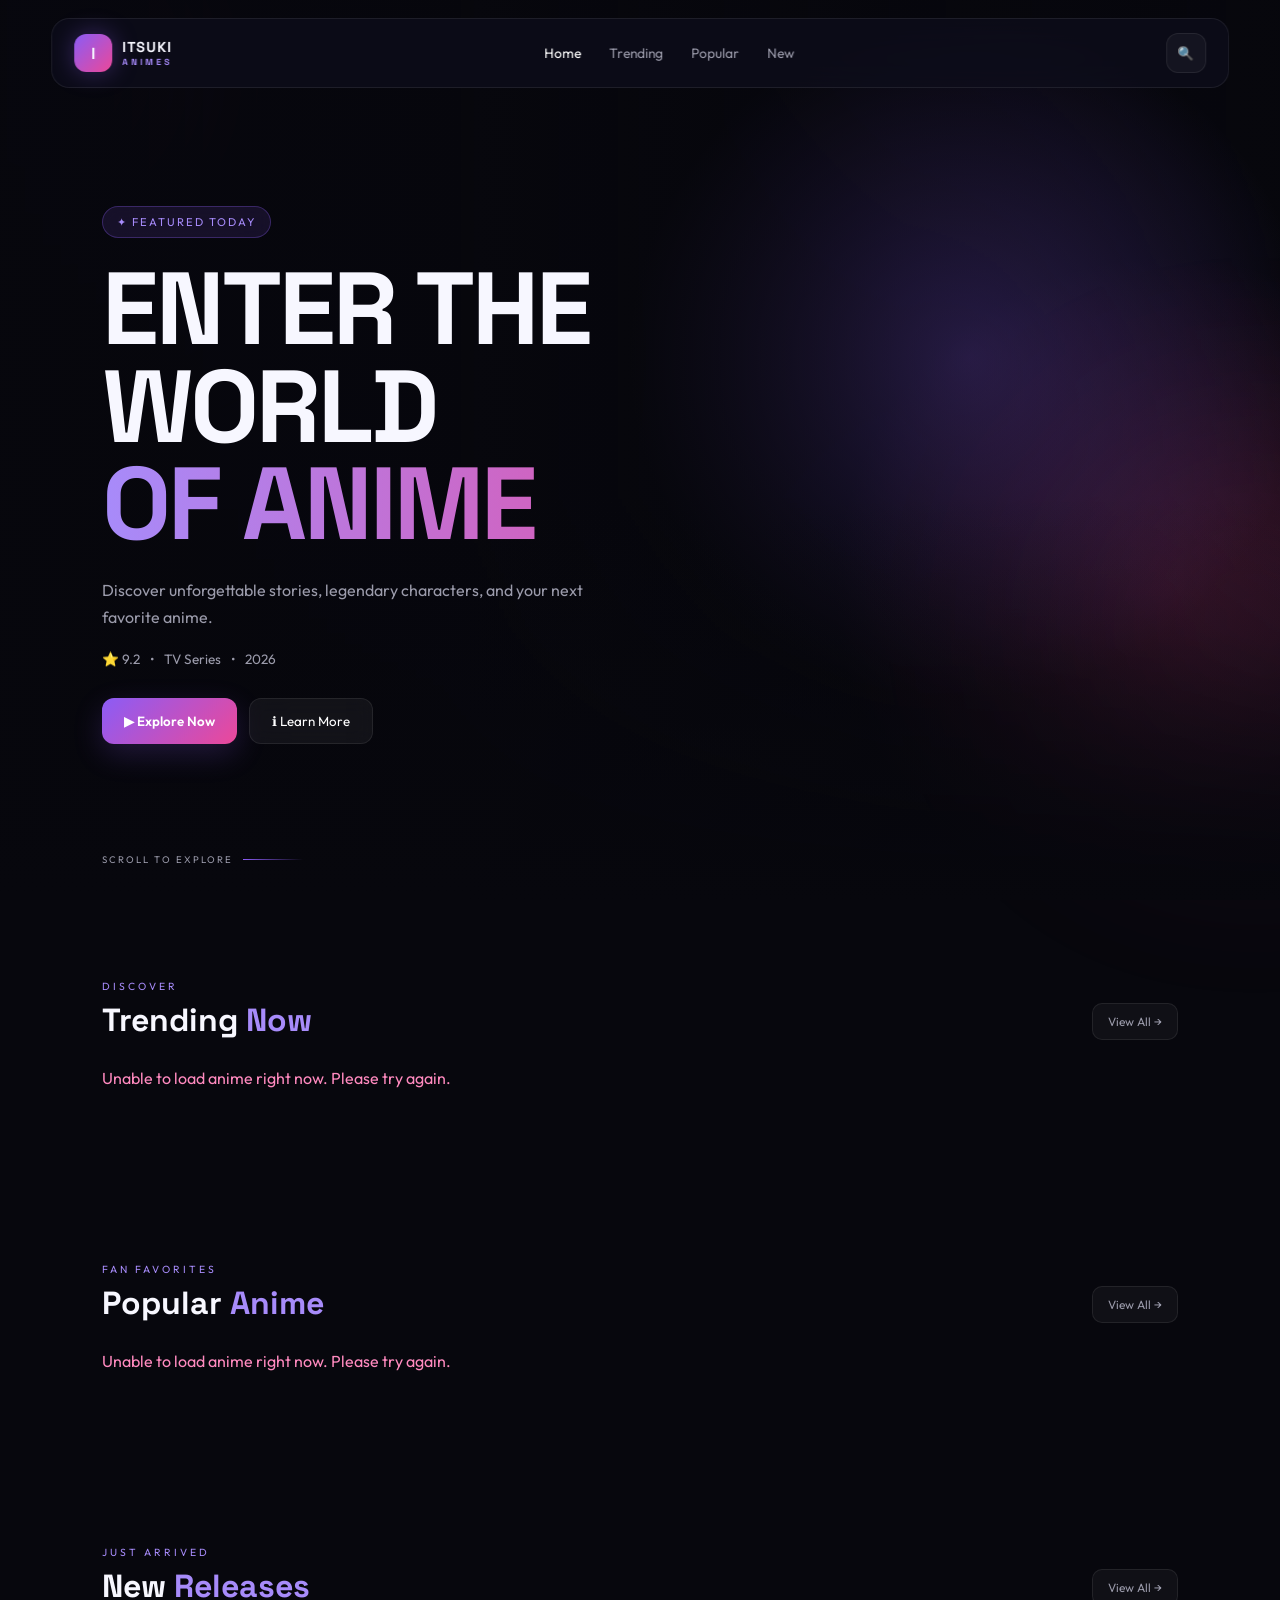
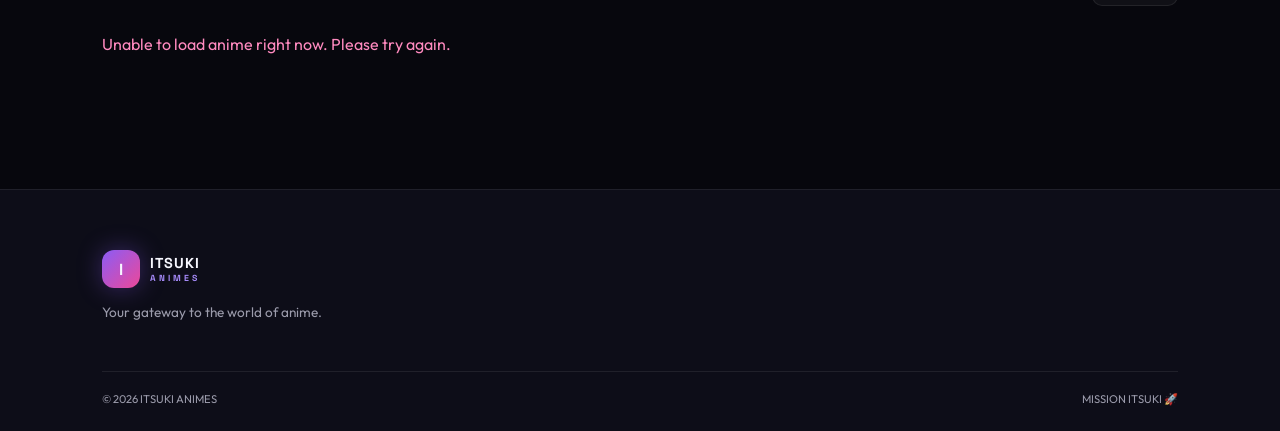
<file: index.html>
<!DOCTYPE html>
<html lang="en">
<head>
  <meta charset="UTF-8">
  <meta name="viewport" content="width=device-width, initial-scale=1.0">

  <title>ITSUKI ANIMES — Discover Anime</title>

  <link rel="stylesheet" href="style.css">

  <link rel="preconnect" href="https://fonts.googleapis.com">
  <link rel="preconnect" href="https://fonts.gstatic.com" crossorigin>

  <link href="https://fonts.googleapis.com/css2?family=Outfit:wght@400;500;600;700;800&family=Space+Grotesk:wght@500;600;700&display=swap" rel="stylesheet">
</head>

<body>

  <div class="bg-glow glow-one"></div>
  <div class="bg-glow glow-two"></div>


  <!-- =========================
       SEARCH OVERLAY
  ========================= -->

  <div class="search-overlay" id="search-overlay">

    <div class="search-container">

      <button class="close-search" id="close-search">✕</button>

      <p class="section-tag">FIND YOUR NEXT FAVORITE</p>

      <h2>Search <span>Anime</span></h2>

      <div class="search-box">

        <input
          type="text"
          id="search-input"
          placeholder="Search your favorite anime..."
          autocomplete="off"
        >

        <button id="search-btn" aria-label="Search">
          🔍
        </button>

      </div>

      <div class="search-results" id="search-results"></div>

    </div>

  </div>


  <!-- =========================
       NAVBAR
  ========================= -->

  <header class="navbar">

    <div class="brand">

      <div class="brand-icon">I</div>

      <div class="brand-name">
        ITSUKI
        <span>ANIMES</span>
      </div>

    </div>


    <nav class="desktop-nav">

      <a href="#" class="active">Home</a>

      <a href="#trending">
        Trending
      </a>

      <a href="#popular">
        Popular
      </a>

      <a href="#new">
        New
      </a>

    </nav>


    <div class="nav-actions">

      <button
        class="icon-btn"
        id="open-search"
        aria-label="Open Search"
      >
        🔍
      </button>

      <button
        class="menu-btn"
        aria-label="Open Menu"
      >
        ☰
      </button>

    </div>

  </header>


  <!-- =========================
       MOBILE MENU
  ========================= -->

  <div
    class="mobile-menu-overlay"
    id="mobile-menu-overlay"
  ></div>


  <aside
    class="mobile-menu"
    id="mobile-menu"
  >

    <div class="mobile-menu-header">

      <div class="brand">

        <div class="brand-icon">I</div>

        <div class="brand-name">
          ITSUKI
          <span>ANIMES</span>
        </div>

      </div>


      <button
        class="mobile-menu-close"
        id="mobile-menu-close"
        aria-label="Close Menu"
      >
        ✕
      </button>

    </div>


    <nav class="mobile-nav">

      <a
        href="#"
        class="mobile-nav-link active"
      >
        🏠 <span>Home</span>
      </a>

      <a
        href="#trending"
        class="mobile-nav-link"
      >
        🔥 <span>Trending</span>
      </a>

      <a
        href="#popular"
        class="mobile-nav-link"
      >
        ⭐ <span>Popular</span>
      </a>

      <a
        href="#new"
        class="mobile-nav-link"
      >
        🆕 <span>New Releases</span>
      </a>

      <a
        href="my-list.html"
        class="mobile-nav-link"
      >
        ❤️ <span>My List</span>
      </a>

    </nav>


    <div class="mobile-menu-divider"></div>


    <button
      class="mobile-search-btn"
      id="mobile-search-btn"
    >
      🔍 <span>Search Anime</span>
    </button>


    <div class="mobile-menu-footer">

      <span>MISSION ITSUKI</span>

      <span>🚀</span>

    </div>

  </aside>


  <!-- =========================
       MAIN CONTENT
  ========================= -->

  <main>


    <!-- HERO -->

    <section class="hero">

      <div
        class="hero-background"
        id="hero-background"
      ></div>

      <div class="hero-gradient"></div>


      <div class="hero-content">

        <div
          class="featured-label"
          id="hero-label"
        >
          ✦ FEATURED TODAY
        </div>


        <h1 id="hero-title">
          ENTER THE WORLD
          <span>OF ANIME</span>
        </h1>


        <p
          class="hero-text"
          id="hero-text"
        >
          Discover unforgettable stories,
          legendary characters,
          and your next favorite anime.
        </p>


        <div class="hero-meta">

          <span id="hero-score">
            ⭐ 9.2
          </span>

          <span>•</span>

          <span id="hero-type">
            TV Series
          </span>

          <span>•</span>

          <span id="hero-year">
            2026
          </span>

        </div>


        <div class="hero-buttons">

          <button
            class="watch-btn"
            id="hero-watch-btn"
            type="button"
          >
            ▶ Explore Now
          </button>


          <button
            class="info-btn"
            id="hero-info-btn"
            type="button"
          >
            ℹ Learn More
          </button>

        </div>

      </div>


      <div class="scroll-indicator">

        <span>
          SCROLL TO EXPLORE
        </span>

        <div class="scroll-line"></div>

      </div>

    </section>


    <!-- =========================
         TRENDING
    ========================= -->

    <section
      class="content-section"
      id="trending"
    >

      <div class="section-top">

        <div>

          <p class="section-tag">
            DISCOVER
          </p>

          <h2>
            Trending <span>Now</span>
          </h2>

        </div>


        <button class="view-btn">
          View All →
        </button>

      </div>


      <div
        class="anime-row"
        id="trending-grid"
      >
        <p>Loading anime...</p>
      </div>

    </section>


    <!-- =========================
         POPULAR
    ========================= -->

    <section
      class="content-section"
      id="popular"
    >

      <div class="section-top">

        <div>

          <p class="section-tag">
            FAN FAVORITES
          </p>

          <h2>
            Popular <span>Anime</span>
          </h2>

        </div>


        <button class="view-btn">
          View All →
        </button>

      </div>


      <div
        class="anime-row"
        id="popular-grid"
      >
        <p>Loading anime...</p>
      </div>

    </section>


    <!-- =========================
         NEW RELEASES
    ========================= -->

    <section
      class="content-section"
      id="new"
    >

      <div class="section-top">

        <div>

          <p class="section-tag">
            JUST ARRIVED
          </p>

          <h2>
            New <span>Releases</span>
          </h2>

        </div>


        <button class="view-btn">
          View All →
        </button>

      </div>


      <div
        class="anime-row"
        id="new-grid"
      >
        <p>Loading anime...</p>
      </div>

    </section>

  </main>


  <!-- =========================
       FOOTER
  ========================= -->

  <footer class="footer">

    <div class="footer-brand">

      <div class="brand">

        <div class="brand-icon">I</div>

        <div class="brand-name">
          ITSUKI
          <span>ANIMES</span>
        </div>

      </div>


      <p>
        Your gateway to the world of anime.
      </p>

    </div>


    <div class="footer-bottom">

      <span>
        © 2026 ITSUKI ANIMES
      </span>

      <span>
        MISSION ITSUKI 🚀
      </span>

    </div>

  </footer>


  <!-- =========================
       JAVASCRIPT
  ========================= -->

  <script src="script.js"></script>

</body>
</html>
</file>
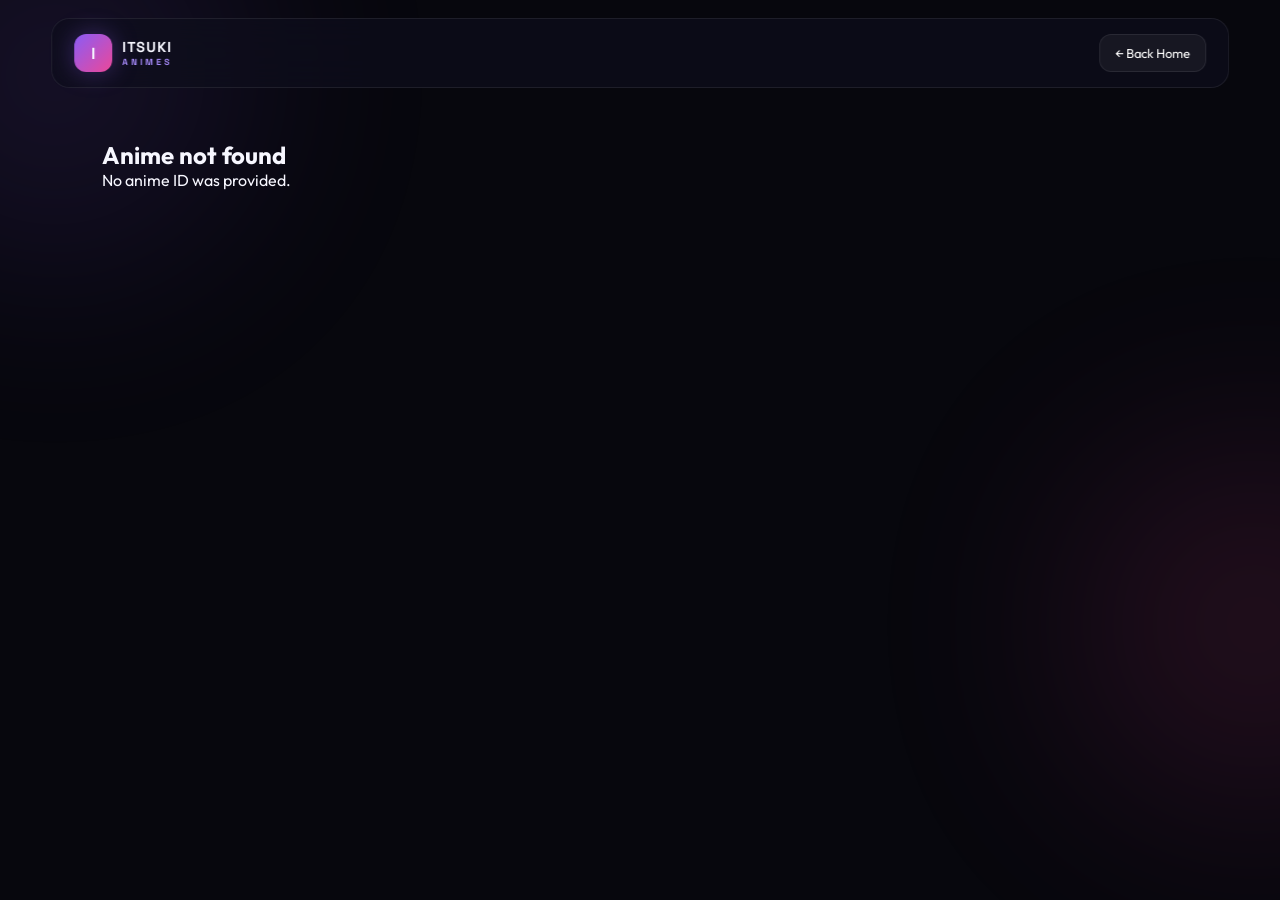
<file: anime.html>
<!DOCTYPE html>
<html lang="en">
<head>
  <meta charset="UTF-8">

  <meta name="viewport" content="width=device-width, initial-scale=1.0">

  <title>Anime Details — ITSUKI ANIMES</title>

  <link rel="stylesheet" href="style.css">

  <link rel="preconnect" href="https://fonts.googleapis.com">
  <link rel="preconnect" href="https://fonts.gstatic.com" crossorigin>

  <link href="https://fonts.googleapis.com/css2?family=Outfit:wght@400;500;600;700;800&family=Space+Grotesk:wght@500;600;700&display=swap" rel="stylesheet">
</head>

<body>

  <!-- BACKGROUND EFFECTS -->
  <div class="bg-glow glow-one"></div>
  <div class="bg-glow glow-two"></div>


  <!-- NAVBAR -->
  <header class="navbar">

    <div class="brand">

      <div class="brand-icon">I</div>

      <div class="brand-name">
        ITSUKI
        <span>ANIMES</span>
      </div>

    </div>


    <a
      href="index.html"
      class="back-btn"
    >
      ← Back Home
    </a>

  </header>


  <!-- ANIME DETAILS -->

  <main class="details-page">

    <div id="anime-details">

      <div class="details-loading">

        Loading anime details...

      </div>

    </div>

  </main>


  <script src="anime.js"></script>

</body>
</html>
</file>
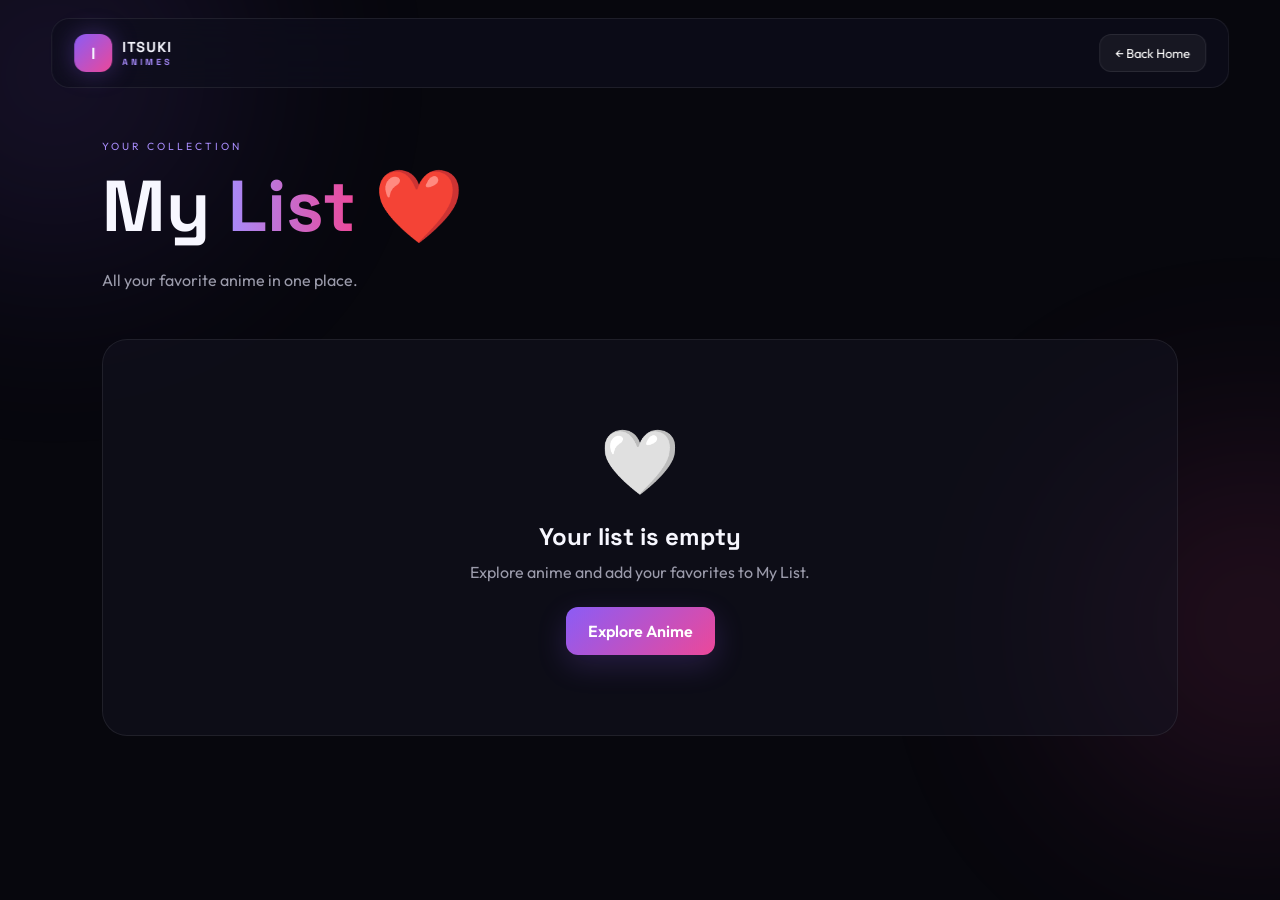
<file: my-list.html>
<!DOCTYPE html>
<html lang="en">

<head>

  <meta charset="UTF-8">

  <meta
    name="viewport"
    content="width=device-width, initial-scale=1.0"
  >

  <title>My List — ITSUKI ANIMES</title>

  <link
    rel="stylesheet"
    href="style.css"
  >

  <link rel="preconnect" href="https://fonts.googleapis.com">

  <link
    rel="preconnect"
    href="https://fonts.gstatic.com"
    crossorigin
  >

  <link
    href="https://fonts.googleapis.com/css2?family=Outfit:wght@400;500;600;700;800&family=Space+Grotesk:wght@500;600;700&display=swap"
    rel="stylesheet"
  >

</head>


<body>

  <!-- BACKGROUND -->

  <div class="bg-glow glow-one"></div>

  <div class="bg-glow glow-two"></div>


  <!-- NAVBAR -->

  <header class="navbar">

    <div class="brand">

      <div class="brand-icon">
        I
      </div>


      <div class="brand-name">

        ITSUKI

        <span>
          ANIMES
        </span>

      </div>

    </div>


    <a
      href="index.html"
      class="back-btn"
    >
      ← Back Home
    </a>

  </header>


  <!-- MY LIST -->

  <main class="mylist-page">

    <div class="mylist-header">

      <p class="section-tag">
        YOUR COLLECTION
      </p>

      <h1>
        My <span>List</span> ❤️
      </h1>

      <p>
        All your favorite anime in one place.
      </p>

    </div>


    <div
      id="mylist-grid"
      class="mylist-grid"
    >

      <p class="details-loading">
        Loading your list...
      </p>

    </div>

  </main>


  <script src="my-list.js"></script>

</body>

</html>
</file>
<file: style.css>
* {
  margin: 0;
  padding: 0;
  box-sizing: border-box;
}

:root {
  --bg: #07070d;
  --bg-soft: #0d0d18;
  --card: rgba(20, 20, 35, 0.78);
  --text: #f7f7ff;
  --muted: #9b9bab;
  --purple: #8b5cf6;
  --purple-light: #a78bfa;
  --pink: #ec4899;
  --border: rgba(255, 255, 255, 0.08);
}

html {
  scroll-behavior: smooth;
}

body {
  font-family: "Outfit", sans-serif;
  background: var(--bg);
  color: var(--text);
  overflow-x: hidden;
}

/* =========================
   BACKGROUND GLOWS
========================= */

.bg-glow {
  position: fixed;
  width: 350px;
  height: 350px;
  border-radius: 50%;
  filter: blur(120px);
  opacity: 0.15;
  z-index: -1;
}

.glow-one {
  background: var(--purple);
  top: -100px;
  left: -120px;
}

.glow-two {
  background: var(--pink);
  bottom: 100px;
  right: -150px;
}

/* =========================
   SEARCH OVERLAY
========================= */

.search-overlay {
  position: fixed;
  inset: 0;
  z-index: 2000;
  display: none;
  padding: 100px 6% 40px;
  background: rgba(7, 7, 13, 0.96);
  backdrop-filter: blur(20px);
  overflow-y: auto;
}

.search-overlay.active {
  display: block;
}

.search-container {
  width: 100%;
  max-width: 900px;
  margin: auto;
}

.search-container h2 {
  font-family: "Space Grotesk", sans-serif;
  font-size: 2.5rem;
  margin-bottom: 25px;
}

.search-container h2 span {
  color: var(--purple-light);
}

.close-search {
  position: fixed;
  top: 25px;
  right: 6%;
  width: 45px;
  height: 45px;
  border-radius: 14px;
  border: 1px solid var(--border);
  background: rgba(255, 255, 255, 0.06);
  color: white;
  font-size: 1.2rem;
  cursor: pointer;
}

.search-box {
  display: flex;
  gap: 10px;
  padding: 8px;
  border: 1px solid var(--border);
  border-radius: 16px;
  background: rgba(255, 255, 255, 0.05);
  margin-bottom: 30px;
}

.search-box input {
  flex: 1;
  min-width: 0;
  padding: 14px;
  border: none;
  outline: none;
  background: transparent;
  color: white;
  font-family: inherit;
  font-size: 1rem;
}

.search-box input::placeholder {
  color: var(--muted);
}

.search-box button {
  width: 52px;
  border: none;
  border-radius: 12px;
  background: linear-gradient(
    135deg,
    var(--purple),
    var(--pink)
  );
  cursor: pointer;
}

.search-results {
  display: grid;
  grid-template-columns:
    repeat(auto-fill, minmax(150px, 1fr));
  gap: 18px;
}

/* =========================
   NAVBAR
========================= */

.navbar {
  position: fixed;
  top: 0;
  left: 50%;
  transform: translateX(-50%);
  width: 92%;
  max-width: 1200px;
  height: 70px;
  margin-top: 18px;
  padding: 0 22px;
  display: flex;
  align-items: center;
  justify-content: space-between;
  background: rgba(15, 15, 28, 0.72);
  backdrop-filter: blur(18px);
  border: 1px solid var(--border);
  border-radius: 18px;
  z-index: 1000;
}

/* =========================
   BRAND
========================= */

.brand {
  display: flex;
  align-items: center;
  gap: 10px;
}

.brand-icon {
  width: 38px;
  height: 38px;
  display: flex;
  align-items: center;
  justify-content: center;
  font-family: "Space Grotesk", sans-serif;
  font-weight: 700;
  border-radius: 12px;
  background: linear-gradient(
    135deg,
    var(--purple),
    var(--pink)
  );
  box-shadow: 0 0 25px rgba(139, 92, 246, 0.35);
}

.brand-name {
  font-family: "Space Grotesk", sans-serif;
  font-weight: 700;
  font-size: 0.9rem;
  letter-spacing: 1px;
}

.brand-name span {
  display: block;
  font-size: 0.55rem;
  color: var(--purple-light);
  letter-spacing: 3px;
}

/* =========================
   NAVIGATION
========================= */

.desktop-nav {
  display: flex;
  gap: 28px;
}

.desktop-nav a {
  text-decoration: none;
  color: var(--muted);
  font-size: 0.85rem;
}

.desktop-nav a:hover,
.desktop-nav .active {
  color: white;
}

.nav-actions {
  display: flex;
  gap: 8px;
}

.icon-btn,
.menu-btn {
  width: 40px;
  height: 40px;
  border: 1px solid var(--border);
  border-radius: 12px;
  background: rgba(255, 255, 255, 0.04);
  color: white;
  cursor: pointer;
}

.menu-btn {
  display: none;
  font-size: 1.2rem;
}

/* =========================
   HERO
========================= */

.hero {
  min-height: 100vh;
  display: flex;
  align-items: center;
  padding: 150px 8% 100px;
  position: relative;
  overflow: hidden;
}

/* =========================
   DYNAMIC HERO BACKGROUND
========================= */

.hero-background {
  position: absolute;
  inset: 0;

  background:
    radial-gradient(
      circle at 75% 40%,
      rgba(139, 92, 246, 0.40),
      transparent 30%
    ),
    radial-gradient(
      circle at 90% 65%,
      rgba(236, 72, 153, 0.25),
      transparent 25%
    );

  background-size: cover;
  background-position: center;

  transition:
    background-image 0.6s ease,
    opacity 0.6s ease;

  transform: scale(1.03);

  z-index: 0;
}

/* DARK CINEMATIC OVERLAY */

.hero-background::after {
  content: "";
  position: absolute;
  inset: 0;

  background:
    linear-gradient(
      90deg,
      rgba(7, 7, 13, 0.98) 0%,
      rgba(7, 7, 13, 0.88) 35%,
      rgba(7, 7, 13, 0.45) 70%,
      rgba(7, 7, 13, 0.25) 100%
    );

  pointer-events: none;
}

/* BOTTOM FADE */

.hero-gradient {
  position: absolute;
  inset: 0;

  background:
    linear-gradient(
      180deg,
      transparent 55%,
      rgba(7, 7, 13, 0.25) 70%,
      var(--bg) 100%
    );

  z-index: 1;
  pointer-events: none;
}

.hero-content {
  position: relative;
  max-width: 750px;
  z-index: 2;
}

.featured-label {
  display: inline-block;
  padding: 8px 14px;
  margin-bottom: 22px;
  border-radius: 50px;
  background: rgba(139, 92, 246, 0.12);
  border: 1px solid rgba(139, 92, 246, 0.3);
  color: var(--purple-light);
  font-size: 0.7rem;
  letter-spacing: 2px;

  backdrop-filter: blur(10px);

  transition:
    background 0.3s ease,
    border-color 0.3s ease;
}

.hero h1 {
  font-family: "Space Grotesk", sans-serif;
  font-size: clamp(3.5rem, 8vw, 7rem);
  line-height: 0.95;
  letter-spacing: -3px;
  margin-bottom: 25px;
  text-transform: uppercase;
}

.hero h1 span {
  display: block;
  background: linear-gradient(
    90deg,
    var(--purple-light),
    var(--pink)
  );
  -webkit-background-clip: text;
  background-clip: text;
  color: transparent;
}

.hero-text {
  max-width: 540px;
  color: var(--muted);
  line-height: 1.7;
  margin-bottom: 18px;
}

.hero-meta {
  display: flex;
  gap: 10px;
  color: var(--muted);
  font-size: 0.85rem;
  margin-bottom: 30px;
}

/* =========================
   BUTTONS
========================= */

.hero-buttons {
  display: flex;
  gap: 12px;
  flex-wrap: wrap;
}

.watch-btn,
.info-btn,
.view-btn {
  font-family: inherit;
  cursor: pointer;
  transition:
    transform 0.3s ease,
    box-shadow 0.3s ease,
    border-color 0.3s ease;
}

.watch-btn {
  display: inline-block;
  border: none;
  padding: 14px 22px;
  border-radius: 12px;
  color: white;
  font-weight: 600;
  text-decoration: none;
  background: linear-gradient(
    135deg,
    var(--purple),
    var(--pink)
  );

  box-shadow:
    0 10px 30px rgba(139, 92, 246, 0.20);
}

.watch-btn:hover {
  transform: translateY(-3px);

  box-shadow:
    0 15px 35px rgba(139, 92, 246, 0.35);
}

.info-btn {
  padding: 14px 22px;
  border-radius: 12px;
  background: rgba(255, 255, 255, 0.05);
  border: 1px solid var(--border);
  color: white;
  backdrop-filter: blur(10px);
}

.info-btn:hover {
  transform: translateY(-3px);
  border-color: rgba(139, 92, 246, 0.45);
  background: rgba(255, 255, 255, 0.08);
}

/* =========================
   SCROLL INDICATOR
========================= */

.scroll-indicator {
  position: absolute;
  bottom: 35px;
  left: 8%;
  display: flex;
  align-items: center;
  gap: 10px;
  color: var(--muted);
  font-size: 0.6rem;
  letter-spacing: 2px;
  z-index: 3;
}

.scroll-line {
  width: 60px;
  height: 1px;
  background: linear-gradient(
    90deg,
    var(--purple),
    transparent
  );
}

/* =========================
   CONTENT SECTIONS
========================= */

.content-section {
  padding: 80px 8%;
}

.section-top {
  display: flex;
  align-items: flex-end;
  justify-content: space-between;
  margin-bottom: 28px;
}

.section-tag {
  color: var(--purple-light);
  font-size: 0.65rem;
  letter-spacing: 3px;
  margin-bottom: 7px;
}

.section-top h2 {
  font-family: "Space Grotesk", sans-serif;
  font-size: 2rem;
}

.section-top h2 span {
  color: var(--purple-light);
}

.view-btn {
  padding: 10px 15px;
  border-radius: 10px;
  border: 1px solid var(--border);
  background: rgba(255, 255, 255, 0.04);
  color: var(--muted);
  font-size: 0.75rem;
}

.view-btn:hover {
  color: white;
  border-color: rgba(139, 92, 246, 0.4);
  transform: translateY(-2px);
}

/* =========================
   ANIME ROW
========================= */

.anime-row {
  display: flex;
  gap: 18px;
  overflow-x: auto;
  padding-bottom: 15px;
  scrollbar-width: none;
}

.anime-row::-webkit-scrollbar {
  display: none;
}

/* =========================
   ANIME CARD
========================= */

.anime-card {
  min-width: 170px;
  border-radius: 16px;
  overflow: hidden;
  background: var(--card);
  border: 1px solid var(--border);
  transition: 0.3s;
  cursor: pointer;
}

.anime-card:hover {
  transform: translateY(-8px);
  border-color: rgba(139, 92, 246, 0.5);
}

.anime-image {
  width: 100%;
  height: 245px;
  object-fit: cover;
  display: block;
}

.anime-info {
  padding: 12px;
}

.anime-title {
  font-size: 0.85rem;
  white-space: nowrap;
  overflow: hidden;
  text-overflow: ellipsis;
  margin-bottom: 6px;
}

.anime-score {
  color: var(--muted);
  font-size: 0.75rem;
}

/* =========================
   ANIME DETAILS PAGE
========================= */

.details-page {
  min-height: 100vh;
  padding: 140px 8% 80px;
}

.details-loading {
  text-align: center;
  color: var(--muted);
  padding: 100px 20px;
}

.anime-details-card {
  max-width: 1100px;
  margin: auto;
  display: grid;
  grid-template-columns: 300px 1fr;
  gap: 45px;
  padding: 30px;
  border-radius: 25px;
  background: rgba(20, 20, 35, 0.65);
  border: 1px solid var(--border);
  backdrop-filter: blur(15px);
}

.details-poster img {
  width: 100%;
  display: block;
  border-radius: 18px;
  object-fit: cover;
  box-shadow: 0 20px 45px rgba(0, 0, 0, 0.35);
}

.details-content {
  display: flex;
  flex-direction: column;
  justify-content: center;
}

.details-content h1 {
  font-family: "Space Grotesk", sans-serif;
  font-size: clamp(2rem, 5vw, 4rem);
  line-height: 1.05;
  margin-bottom: 22px;
}

.details-meta {
  display: flex;
  flex-wrap: wrap;
  gap: 12px;
  color: var(--muted);
  font-size: 0.9rem;
  margin-bottom: 20px;
}

.details-meta span {
  padding: 8px 12px;
  border-radius: 10px;
  background: rgba(255, 255, 255, 0.05);
  border: 1px solid var(--border);
}

.details-genres {
  display: inline-block;
  width: fit-content;
  padding: 10px 14px;
  border-radius: 12px;
  margin-bottom: 25px;
  color: var(--purple-light);
  background: rgba(139, 92, 246, 0.10);
  border: 1px solid rgba(139, 92, 246, 0.2);
}

.details-synopsis {
  color: var(--muted);
  line-height: 1.8;
  margin-bottom: 30px;
}

/* BACK HOME BUTTON */

.back-btn {
  text-decoration: none;
  color: white;
  padding: 10px 15px;
  border-radius: 12px;
  border: 1px solid var(--border);
  background: rgba(255, 255, 255, 0.05);
  font-size: 0.8rem;
}

/* =========================
   FOOTER
========================= */

.footer {
  margin-top: 40px;
  padding: 60px 8% 25px;
  background: var(--bg-soft);
  border-top: 1px solid var(--border);
}

.footer-brand p {
  color: var(--muted);
  font-size: 0.85rem;
  margin-top: 15px;
}

.footer-bottom {
  margin-top: 50px;
  padding-top: 20px;
  border-top: 1px solid var(--border);
  display: flex;
  justify-content: space-between;
  color: var(--muted);
  font-size: 0.7rem;
}

/* =========================
   MOBILE
========================= */

@media (max-width: 700px) {

  .navbar {
    width: 94%;
    height: 62px;
    margin-top: 12px;
    padding: 0 14px;
  }

  .desktop-nav {
    display: none;
  }

  .menu-btn {
    display: block;
  }

  .hero {
    padding: 140px 7% 90px;
    min-height: 100svh;
  }

  .hero-background {
    background-position: 65% center;
    transform: scale(1.04);
  }

  .hero-background::after {
    background:
      linear-gradient(
        180deg,
        rgba(7, 7, 13, 0.80) 0%,
        rgba(7, 7, 13, 0.72) 45%,
        rgba(7, 7, 13, 0.96) 100%
      );
  }

  .hero h1 {
    font-size: 3.6rem;
    letter-spacing: -2px;
  }

  .hero-text {
    max-width: 100%;
  }

  .hero-meta {
    flex-wrap: wrap;
  }

  .content-section {
    padding: 60px 5%;
  }

  .section-top h2 {
    font-size: 1.7rem;
  }

  .anime-row {
    gap: 12px;
  }

  .anime-card {
    min-width: 145px;
  }

  .anime-image {
    height: 215px;
  }

  .search-overlay {
    padding: 90px 5% 30px;
  }

  .search-container h2 {
    font-size: 2rem;
  }

  .search-results {
    grid-template-columns: repeat(2, 1fr);
    gap: 12px;
  }

  /* DETAILS PAGE MOBILE */

  .details-page {
    padding: 110px 5% 50px;
  }

  .anime-details-card {
    grid-template-columns: 1fr;
    gap: 25px;
    padding: 20px;
  }

  .details-poster {
    max-width: 280px;
    margin: auto;
  }

  .details-content h1 {
    font-size: 2.2rem;
  }

  .footer {
    padding: 50px 6% 25px;
  }

  .footer-bottom {
    flex-direction: column;
    gap: 10px;
  }

}

/* =========================
   FAVORITE BUTTON
========================= */

.details-actions {
  display: flex;
  gap: 12px;
  flex-wrap: wrap;
}

.favorite-btn {
  padding: 14px 22px;
  border-radius: 12px;
  border: 1px solid var(--border);
  background: rgba(255, 255, 255, 0.05);
  color: white;
  font-family: inherit;
  font-weight: 600;
  cursor: pointer;
  transition: 0.3s;
}

.favorite-btn:hover {
  transform: translateY(-2px);
  border-color: var(--pink);
}

.favorite-btn.favorited {
  background: linear-gradient(
    135deg,
    #ec4899,
    #8b5cf6
  );
  border-color: transparent;
}

/* =========================
   MY LIST PAGE
========================= */

.mylist-page {
  min-height: 100vh;
  padding: 140px 8% 80px;
}

.mylist-header {
  max-width: 700px;
  margin-bottom: 45px;
}

.mylist-header h1 {
  font-family: "Space Grotesk", sans-serif;
  font-size: clamp(2.5rem, 6vw, 4.5rem);
  margin-bottom: 15px;
}

.mylist-header h1 span {
  background: linear-gradient(
    90deg,
    var(--purple-light),
    var(--pink)
  );
  -webkit-background-clip: text;
  color: transparent;
}

.mylist-header > p:last-child {
  color: var(--muted);
  line-height: 1.7;
}

.mylist-grid {
  display: grid;
  grid-template-columns:
    repeat(auto-fill, minmax(170px, 1fr));
  gap: 20px;
}

/* =========================
   MY LIST CARD BUTTONS
========================= */

.mylist-actions {
  display: flex;
  flex-direction: column;
  gap: 8px;
  margin-top: 12px;
}

.open-details-btn,
.remove-btn {
  width: 100%;
  padding: 9px;
  border-radius: 9px;
  font-family: inherit;
  font-size: 0.75rem;
  font-weight: 600;
  cursor: pointer;
  transition: 0.3s;
}

.open-details-btn {
  border: none;
  color: white;
  background: linear-gradient(
    135deg,
    var(--purple),
    var(--pink)
  );
}

.remove-btn {
  color: var(--muted);
  background: transparent;
  border: 1px solid var(--border);
}

.open-details-btn:hover,
.remove-btn:hover {
  transform: translateY(-2px);
}

.remove-btn:hover {
  color: white;
  border-color: var(--pink);
}

/* =========================
   EMPTY LIST
========================= */

.empty-list {
  grid-column: 1 / -1;
  text-align: center;
  padding: 80px 20px;
  border: 1px solid var(--border);
  border-radius: 25px;
  background: rgba(20, 20, 35, 0.5);
}

.empty-icon {
  font-size: 4rem;
  margin-bottom: 20px;
}

.empty-list h2 {
  font-family: "Space Grotesk", sans-serif;
  margin-bottom: 10px;
}

.empty-list p {
  color: var(--muted);
  margin-bottom: 25px;
}

/* =========================
   MOBILE MY LIST
========================= */

@media (max-width: 700px) {

  .mylist-page {
    padding: 110px 5% 50px;
  }

  .mylist-grid {
    grid-template-columns:
      repeat(2, 1fr);
    gap: 12px;
  }

}

/* =========================
   EMBEDDED TRAILER
========================= */

.trailer-container {
  display: none;
  max-width: 1100px;
  margin: 45px auto 0;
  padding: 30px;
  border-radius: 25px;
  background: rgba(20, 20, 35, 0.65);
  border: 1px solid var(--border);
  backdrop-filter: blur(15px);
}

.trailer-container.trailer-active {
  display: block;
}

.trailer-header {
  margin-bottom: 25px;
}

.trailer-header h2 {
  font-family: "Space Grotesk", sans-serif;
  font-size: 2rem;
}

.trailer-header h2 span {
  color: var(--purple-light);
}

.trailer-video {
  position: relative;
  width: 100%;
  padding-top: 56.25%;
  overflow: hidden;
  border-radius: 18px;
  background: #000;
}

.trailer-video iframe {
  position: absolute;
  inset: 0;
  width: 100%;
  height: 100%;
  border: none;
}

/* =========================
   MOBILE TRAILER
========================= */

@media (max-width: 700px) {

  .trailer-container {
    margin-top: 30px;
    padding: 15px;
    border-radius: 18px;
  }

  .trailer-header h2 {
    font-size: 1.6rem;
  }

  .trailer-video {
    border-radius: 12px;
  }

}

/* =========================
   MOBILE MENU
========================= */

.mobile-menu-overlay {
  position: fixed;
  inset: 0;
  background: rgba(0, 0, 0, 0.65);
  backdrop-filter: blur(5px);
  opacity: 0;
  visibility: hidden;
  transition: 0.3s ease;
  z-index: 1490;
}

.mobile-menu-overlay.active {
  opacity: 1;
  visibility: visible;
}

.mobile-menu {
  position: fixed;
  top: 0;
  right: 0;
  width: min(82%, 340px);
  height: 100vh;
  padding: 25px 22px;
  background: rgba(13, 13, 24, 0.98);
  border-left: 1px solid var(--border);
  box-shadow: -20px 0 60px rgba(0, 0, 0, 0.45);
  transform: translateX(100%);
  transition: transform 0.35s ease;
  z-index: 1500;
  display: flex;
  flex-direction: column;
}

.mobile-menu.active {
  transform: translateX(0);
}

.mobile-menu-header {
  display: flex;
  align-items: center;
  justify-content: space-between;
  padding-bottom: 25px;
  border-bottom: 1px solid var(--border);
}

.mobile-menu-close {
  width: 42px;
  height: 42px;
  border-radius: 12px;
  border: 1px solid var(--border);
  background: rgba(255, 255, 255, 0.05);
  color: white;
  font-size: 1rem;
  cursor: pointer;
  transition: 0.25s;
}

.mobile-menu-close:hover {
  background: rgba(236, 72, 153, 0.15);
  border-color: var(--pink);
  transform: rotate(90deg);
}

/* MENU LINKS */

.mobile-nav {
  display: flex;
  flex-direction: column;
  gap: 8px;
  margin-top: 25px;
}

.mobile-nav-link {
  display: flex;
  align-items: center;
  gap: 15px;
  padding: 15px 14px;
  border-radius: 13px;
  color: var(--muted);
  text-decoration: none;
  font-size: 0.95rem;
  transition: 0.25s;
}

.mobile-nav-link:hover,
.mobile-nav-link.active {
  color: white;
  background: linear-gradient(
    135deg,
    rgba(139, 92, 246, 0.18),
    rgba(236, 72, 153, 0.10)
  );
  border: 1px solid rgba(139, 92, 246, 0.2);
}

.mobile-nav-link span {
  font-weight: 500;
}

/* DIVIDER */

.mobile-menu-divider {
  height: 1px;
  background: var(--border);
  margin: 25px 0;
}

/* MOBILE SEARCH */

.mobile-search-btn {
  display: flex;
  align-items: center;
  gap: 15px;
  width: 100%;
  padding: 15px 14px;
  border-radius: 13px;
  border: 1px solid var(--border);
  background: rgba(255, 255, 255, 0.04);
  color: var(--muted);
  font-family: inherit;
  font-size: 0.95rem;
  cursor: pointer;
  transition: 0.25s;
}

.mobile-search-btn:hover {
  color: white;
  border-color: var(--purple);
  background: rgba(139, 92, 246, 0.1);
}

/* FOOTER */

.mobile-menu-footer {
  margin-top: auto;
  padding-top: 20px;
  display: flex;
  justify-content: space-between;
  color: var(--muted);
  font-size: 0.65rem;
  letter-spacing: 1.5px;
}

/* ONLY MOBILE */

@media (min-width: 701px) {
  .mobile-menu,
  .mobile-menu-overlay {
    display: none;
  }
}

/* MOBILE NAVBAR IMPROVEMENTS */

@media (max-width: 700px) {

  .nav-actions {
    gap: 6px;
  }

  .icon-btn,
  .menu-btn {
    width: 38px;
    height: 38px;
  }

  .mobile-menu {
    padding-top: 22px;
  }

  body.menu-open {
    overflow: hidden;
  }
/* =========================
   ITSUKI LOGO
========================= */

.brand-icon {
  width: 52px;
  height: 52px;
  display: flex;
  align-items: center;
  justify-content: center;
  overflow: hidden;
  border-radius: 50%;
}

.brand-icon img {
  width: 100%;
  height: 100%;
  object-fit: contain;
  display: block;
}
}
</file>
